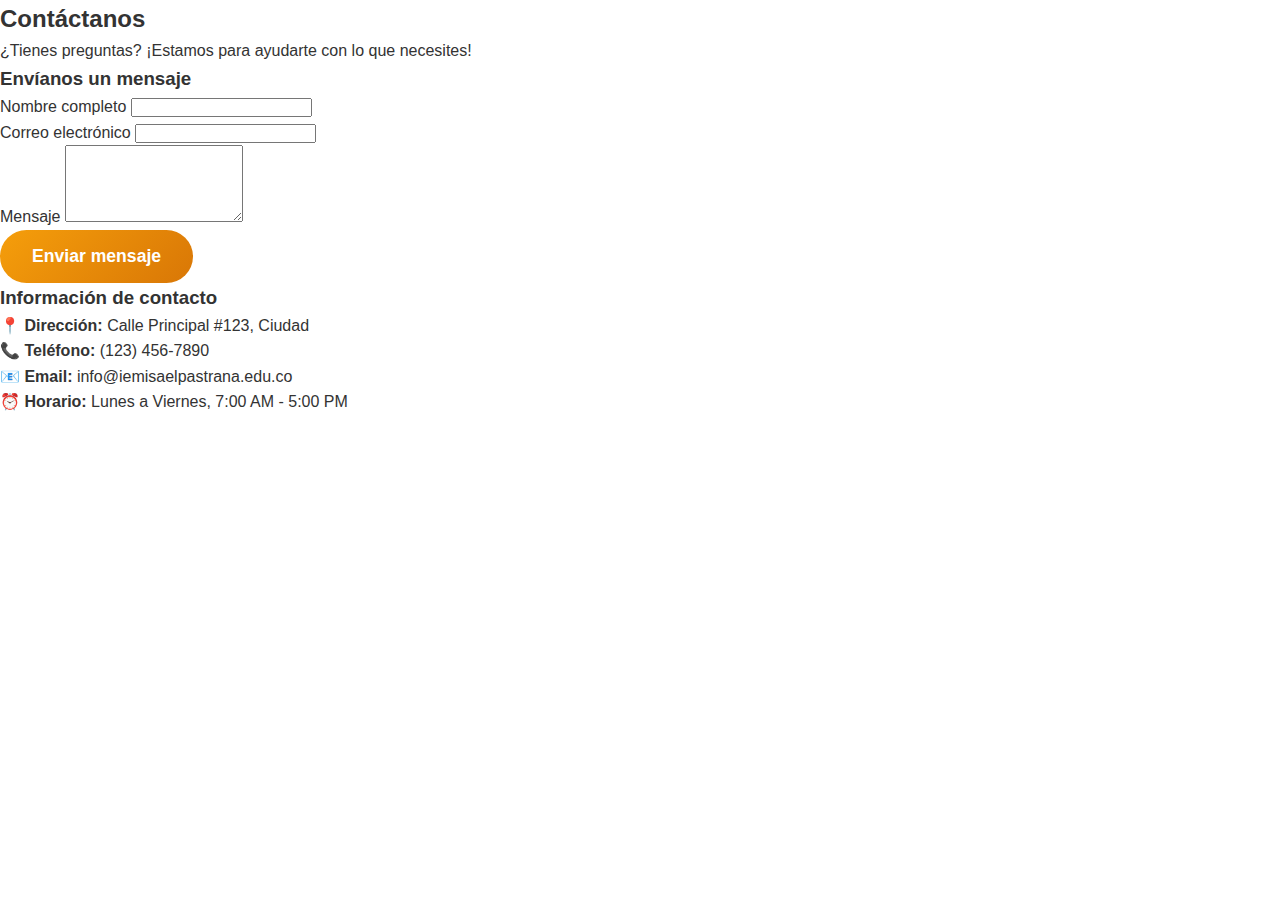
<file: contactos.html>
<!DOCTYPE html>
<html lang="en">
<head>
    <meta charset="UTF-8">
    <meta name="viewport" content="width=device-width, initial-scale=1.0">
    <title>Document</title>
    <link rel="stylesheet" href="./assets/css/index.css">
</head>
<body>
<section id="contacto" class="contact-section">
  <div class="contact-container">
    <h2 class="section-title">Contáctanos</h2>
    <p class="section-subtitle">¿Tienes preguntas? ¡Estamos para ayudarte con lo que necesites!</p>

    <div class="contact-cards">
      <form class="contact-form" action="#" method="post">
        <h3>Envíanos un mensaje</h3>
        <div class="form-group">
          <label for="nombre">Nombre completo</label>
          <input type="text" id="nombre" name="nombre" required />
        </div>
        <div class="form-group">
          <label for="email">Correo electrónico</label>
          <input type="email" id="email" name="email" required />
        </div>
        <div class="form-group">
          <label for="mensaje">Mensaje</label>
          <textarea id="mensaje" name="mensaje" rows="5" required></textarea>
        </div>
        <button type="submit" class="cta-button">Enviar mensaje</button>
      </form>

      <div class="contact-info">
        <h3>Información de contacto</h3>
        <ul>
          <li><strong>📍 Dirección:</strong> Calle Principal #123, Ciudad</li>
          <li><strong>📞 Teléfono:</strong> (123) 456-7890</li>
          <li><strong>📧 Email:</strong> info@iemisaelpastrana.edu.co</li>
          <li><strong>⏰ Horario:</strong> Lunes a Viernes, 7:00 AM - 5:00 PM</li>
        </ul>
      </div>
    </div>
  </div>
</section>

</body>
</html>
</file>
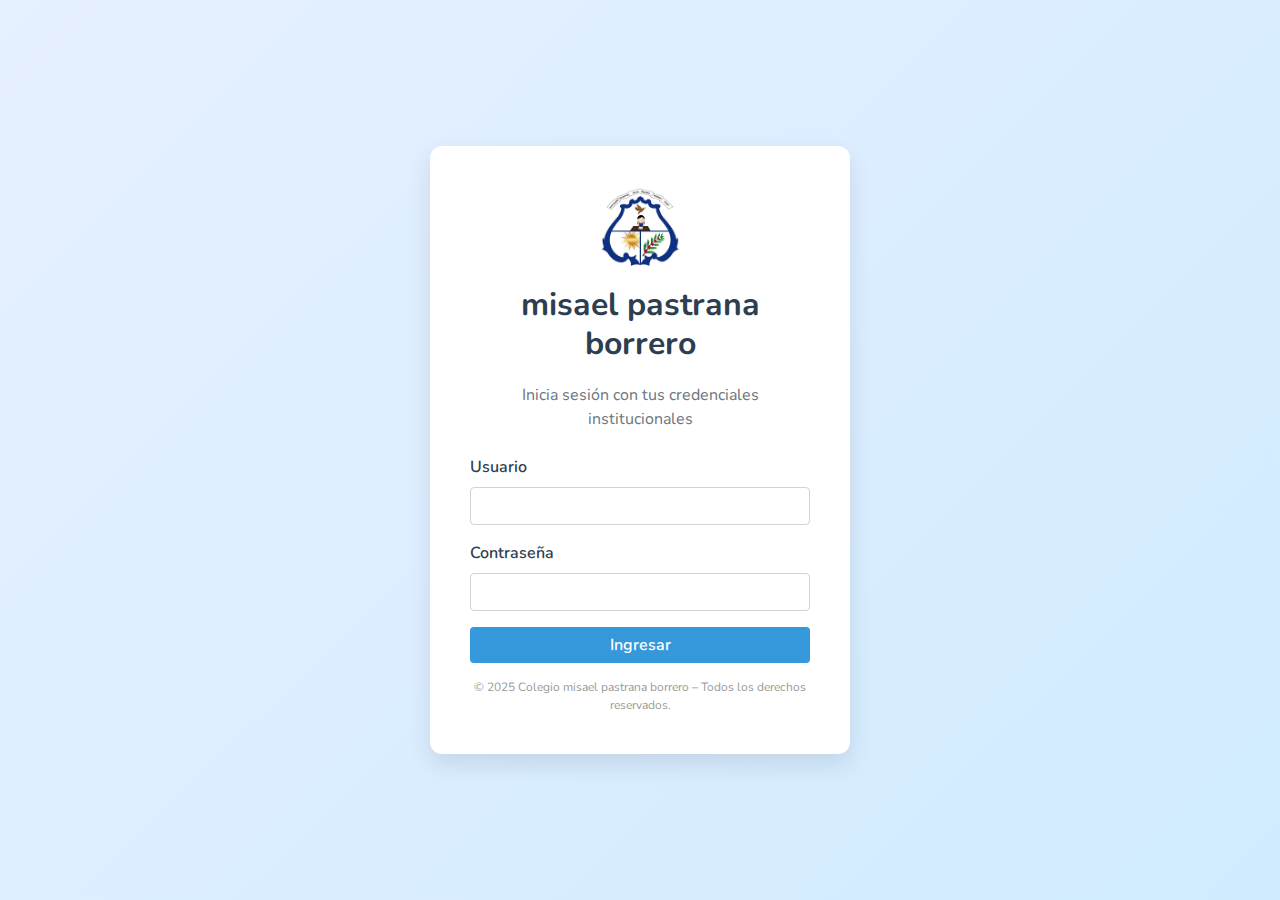
<file: login.html>
<?php session_start(); ?>
<!DOCTYPE html>
<html lang="es">
<head>
    <meta charset="UTF-8">
    <title>Ingreso | Portal Educativo</title>
    <meta name="viewport" content="width=device-width, initial-scale=1.0">
    <link href="https://stackpath.bootstrapcdn.com/bootstrap/4.5.2/css/bootstrap.min.css" rel="stylesheet">
    <link href="https://fonts.googleapis.com/css2?family=Nunito:wght@400;700&display=swap" rel="stylesheet">
    <style>
        body {
            font-family: 'Nunito', sans-serif;
            background: linear-gradient(135deg, #e6f0ff, #d0ebff);
            height: 100vh;
            display: flex;
            align-items: center;
            justify-content: center;
        }

        .login-card {
            background: #ffffff;
            border-radius: 12px;
            box-shadow: 0 10px 25px rgba(0, 0, 0, 0.1);
            padding: 40px;
            max-width: 420px;
            width: 100%;
            text-align: center;
        }

        .login-card h2 {
            font-weight: 700;
            color: #2c3e50;
            margin-bottom: 20px;
        }

        .school-logo {
            width: 80px;
            margin-bottom: 20px;
        }

        .form-group label {
            font-weight: 600;
            color: #2c3e50;
        }

        .btn-login {
            background-color: #3498db;
            border: none;
            font-weight: 600;
        }

        .btn-login:hover {
            background-color: #2980b9;
        }

        .alert {
            font-size: 14px;
        }

        .footer {
            text-align: center;
            font-size: 12px;
            color: #999;
            margin-top: 15px;
        }
    </style>
</head>
<body>
    <div class="login-card">
        <img src="./assets/img/institucion.jpeg" class="school-logo" alt="Escuela">
        <h2>misael pastrana  borrero</h2>
        <p class="text-muted mb-4">Inicia sesión con tus credenciales institucionales</p>

        

        <form action="verificar_login.php" method="POST">
            <div class="form-group text-left">
                <label for="usuario">Usuario</label>
                <input type="text" name="usuario" id="usuario" class="form-control" required>
            </div>
            <div class="form-group text-left">
                <label for="clave">Contraseña</label>
                <input type="password" name="clave" id="clave" class="form-control" required>
            </div>
            <button type="submit" class="btn btn-login btn-block text-white mt-3">Ingresar</button>
        </form>

        <div class="footer">
        © 2025 Colegio misael pastrana borrero – Todos los derechos reservados.
        </div>
    </div>
</body>
</html>
</file>
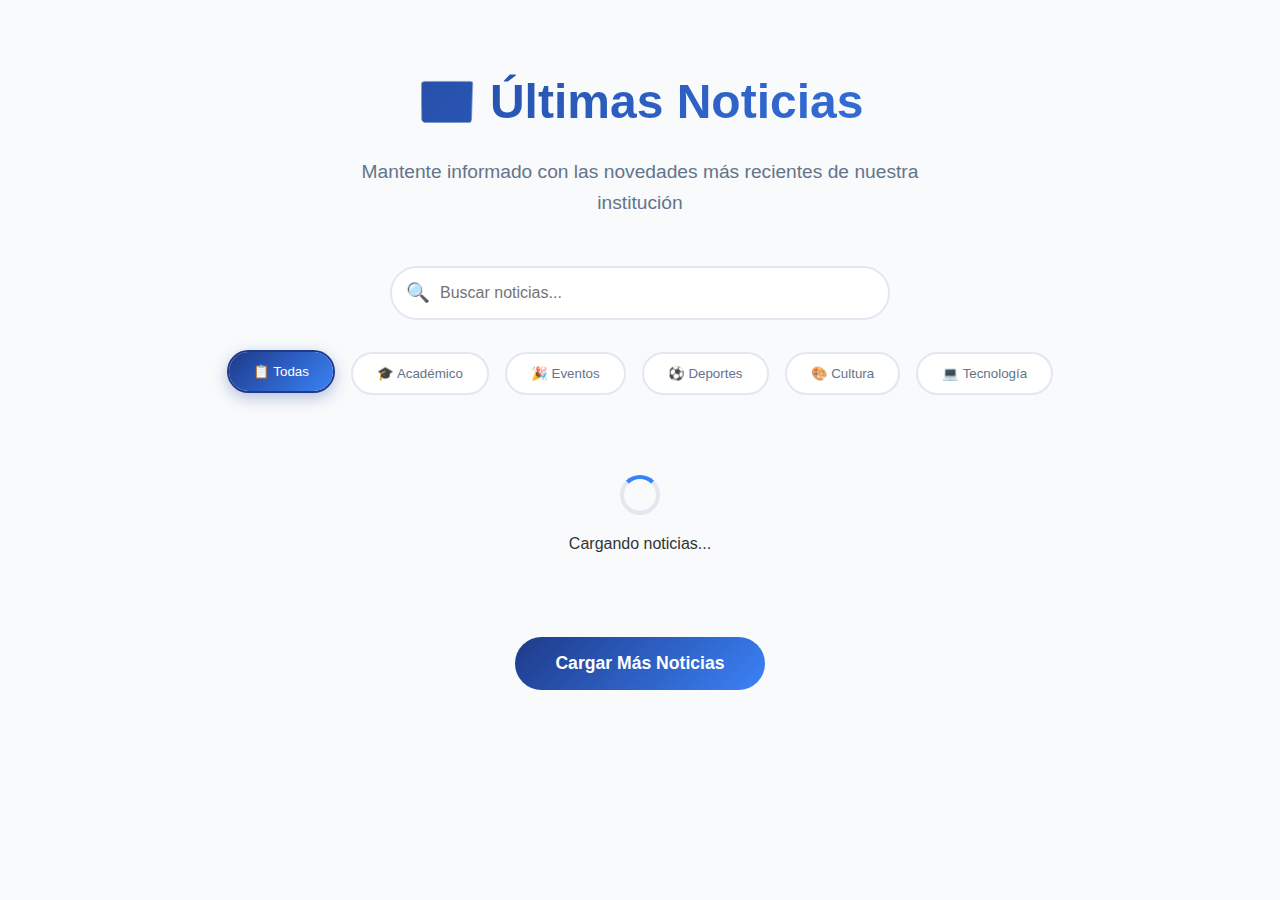
<file: noticias.html>
<!DOCTYPE html>
<html lang="es">
<head>
    <meta charset="UTF-8">
    <meta name="viewport" content="width=device-width, initial-scale=1.0">
    <title>Sección de Noticias</title>
    <style>
        * {
            margin: 0;
            padding: 0;
            box-sizing: border-box;
        }

        body {
            font-family: 'Arial', sans-serif;
            line-height: 1.6;
            color: #333;
            background-color: #f8fafc;
        }

        /* News Section Styles */
        .news-section {
            padding: 4rem 2rem;
            max-width: 1200px;
            margin: 0 auto;
        }

        .section-header {
            text-align: center;
            margin-bottom: 3rem;
        }

        .section-title {
            font-size: 3rem;
            color: #1e3a8a;
            margin-bottom: 1rem;
            font-weight: bold;
            background: linear-gradient(135deg, #1e3a8a 0%, #3b82f6 100%);
            -webkit-background-clip: text;
            -webkit-text-fill-color: transparent;
            background-clip: text;
        }

        .section-subtitle {
            font-size: 1.2rem;
            color: #64748b;
            max-width: 600px;
            margin: 0 auto;
        }

        /* Search Bar */
        .search-container {
            display: flex;
            justify-content: center;
            margin-bottom: 2rem;
        }

        .search-box {
            position: relative;
            max-width: 500px;
            width: 100%;
        }

        .search-input {
            width: 100%;
            padding: 1rem 1rem 1rem 3rem;
            border: 2px solid #e2e8f0;
            border-radius: 50px;
            font-size: 1rem;
            outline: none;
            transition: all 0.3s ease;
        }

        .search-input:focus {
            border-color: #3b82f6;
            box-shadow: 0 0 0 3px rgba(59, 130, 246, 0.1);
        }

        .search-icon {
            position: absolute;
            left: 1rem;
            top: 50%;
            transform: translateY(-50%);
            color: #64748b;
            font-size: 1.2rem;
        }

        /* News Filters */
        .news-filters {
            display: flex;
            justify-content: center;
            gap: 1rem;
            margin-bottom: 3rem;
            flex-wrap: wrap;
        }

        .filter-btn {
            padding: 0.75rem 1.5rem;
            border: 2px solid #e2e8f0;
            background: white;
            color: #64748b;
            border-radius: 25px;
            cursor: pointer;
            font-weight: 500;
            transition: all 0.3s ease;
            position: relative;
            overflow: hidden;
        }

        .filter-btn::before {
            content: '';
            position: absolute;
            top: 0;
            left: -100%;
            width: 100%;
            height: 100%;
            background: linear-gradient(135deg, #1e3a8a 0%, #3b82f6 100%);
            transition: left 0.3s ease;
            z-index: -1;
        }

        .filter-btn:hover::before,
        .filter-btn.active::before {
            left: 0;
        }

        .filter-btn:hover,
        .filter-btn.active {
            color: white;
            border-color: #1e3a8a;
            transform: translateY(-2px);
            box-shadow: 0 5px 15px rgba(30, 58, 138, 0.3);
        }

        /* News Grid */
        .news-grid {
            display: grid;
            grid-template-columns: repeat(auto-fit, minmax(350px, 1fr));
            gap: 2rem;
            margin-bottom: 3rem;
        }

        .news-card {
            background: white;
            border-radius: 20px;
            overflow: hidden;
            box-shadow: 0 5px 20px rgba(0, 0, 0, 0.08);
            transition: all 0.4s ease;
            cursor: pointer;
            position: relative;
            transform: translateY(0);
        }

        .news-card:hover {
            transform: translateY(-10px);
            box-shadow: 0 20px 40px rgba(0, 0, 0, 0.15);
        }

        .news-card::before {
            content: '';
            position: absolute;
            top: 0;
            left: 0;
            right: 0;
            height: 4px;
            background: linear-gradient(135deg, #f59e0b 0%, #d97706 100%);
        }

        .news-image-container {
            position: relative;
            overflow: hidden;
            height: 220px;
        }

        .news-image {
            width: 100%;
            height: 100%;
            object-fit: cover;
            transition: transform 0.4s ease;
        }

        .news-card:hover .news-image {
            transform: scale(1.05);
        }

        .news-overlay {
            position: absolute;
            top: 0;
            left: 0;
            right: 0;
            bottom: 0;
            background: linear-gradient(to bottom, transparent 0%, rgba(0,0,0,0.3) 100%);
            opacity: 0;
            transition: opacity 0.3s ease;
        }

        .news-card:hover .news-overlay {
            opacity: 1;
        }

        .news-content {
            padding: 2rem;
        }

        .news-category {
            display: inline-block;
            background: linear-gradient(135deg, #f59e0b 0%, #d97706 100%);
            color: white;
            padding: 0.4rem 1rem;
            border-radius: 20px;
            font-size: 0.8rem;
            font-weight: bold;
            margin-bottom: 1rem;
            text-transform: uppercase;
            letter-spacing: 0.5px;
        }

        .news-title {
            font-size: 1.4rem;
            color: #1e3a8a;
            margin-bottom: 1rem;
            font-weight: bold;
            line-height: 1.4;
            transition: color 0.3s ease;
        }

        .news-card:hover .news-title {
            color: #3b82f6;
        }

        .news-excerpt {
            color: #64748b;
            margin-bottom: 1.5rem;
            line-height: 1.6;
            display: -webkit-box;
            -webkit-line-clamp: 3;
            -webkit-box-orient: vertical;
            overflow: hidden;
        }

        .news-meta {
            display: flex;
            justify-content: space-between;
            align-items: center;
            font-size: 0.9rem;
            color: #9ca3af;
            padding-top: 1rem;
            border-top: 1px solid #f1f5f9;
        }

        .news-date, .news-author {
            display: flex;
            align-items: center;
            gap: 0.5rem;
        }

        .news-reading-time {
            background: #f1f5f9;
            color: #64748b;
            padding: 0.25rem 0.75rem;
            border-radius: 15px;
            font-size: 0.8rem;
            font-weight: 500;
        }

        /* Load More Button */
        .load-more-container {
            text-align: center;
            margin-top: 3rem;
        }

        .load-more-btn {
            background: linear-gradient(135deg, #1e3a8a 0%, #3b82f6 100%);
            color: white;
            padding: 1rem 2.5rem;
            border: none;
            border-radius: 50px;
            font-size: 1.1rem;
            font-weight: bold;
            cursor: pointer;
            transition: all 0.3s ease;
            position: relative;
            overflow: hidden;
        }

        .load-more-btn::before {
            content: '';
            position: absolute;
            top: 0;
            left: -100%;
            width: 100%;
            height: 100%;
            background: linear-gradient(135deg, #3b82f6 0%, #1e3a8a 100%);
            transition: left 0.3s ease;
            z-index: -1;
        }

        .load-more-btn:hover::before {
            left: 0;
        }

        .load-more-btn:hover {
            transform: translateY(-3px);
            box-shadow: 0 10px 25px rgba(30, 58, 138, 0.3);
        }

        .load-more-btn:disabled {
            opacity: 0.6;
            cursor: not-allowed;
            transform: none;
        }

        /* Loading Animation */
        .loading {
            display: none;
            text-align: center;
            padding: 2rem;
        }

        .loading.show {
            display: block;
        }

        .spinner {
            width: 40px;
            height: 40px;
            border: 4px solid #e2e8f0;
            border-top: 4px solid #3b82f6;
            border-radius: 50%;
            animation: spin 1s linear infinite;
            margin: 0 auto 1rem;
        }

        @keyframes spin {
            0% { transform: rotate(0deg); }
            100% { transform: rotate(360deg); }
        }

        /* No Results */
        .no-results {
            text-align: center;
            padding: 3rem;
            color: #64748b;
            display: none;
        }

        .no-results.show {
            display: block;
        }

        .no-results-icon {
            font-size: 4rem;
            margin-bottom: 1rem;
            opacity: 0.5;
        }

        /* Responsive Design */
        @media (max-width: 768px) {
            .news-section {
                padding: 2rem 1rem;
            }

            .section-title {
                font-size: 2.5rem;
            }
            
            .news-grid {
                grid-template-columns: 1fr;
                gap: 1.5rem;
            }
            
            .news-filters {
                padding: 0 1rem;
                gap: 0.5rem;
            }
            
            .filter-btn {
                padding: 0.5rem 1rem;
                font-size: 0.9rem;
            }

            .search-box {
                margin: 0 1rem;
            }
        }

        /* Animation for news cards */
        @keyframes fadeInUp {
            from {
                opacity: 0;
                transform: translateY(30px);
            }
            to {
                opacity: 1;
                transform: translateY(0);
            }
        }

        .news-card {
            animation: fadeInUp 0.6s ease forwards;
        }

        .news-card:nth-child(1) { animation-delay: 0.1s; }
        .news-card:nth-child(2) { animation-delay: 0.2s; }
        .news-card:nth-child(3) { animation-delay: 0.3s; }
        .news-card:nth-child(4) { animation-delay: 0.4s; }
        .news-card:nth-child(5) { animation-delay: 0.5s; }
        .news-card:nth-child(6) { animation-delay: 0.6s; }

        /* Featured News */
        .featured-news {
            grid-column: 1 / -1;
            display: grid;
            grid-template-columns: 1fr 1fr;
            gap: 0;
            margin-bottom: 2rem;
            border-radius: 20px;
            overflow: hidden;
            box-shadow: 0 10px 30px rgba(0, 0, 0, 0.1);
        }

        .featured-news .news-image-container {
            height: 300px;
        }

        .featured-news .news-content {
            display: flex;
            flex-direction: column;
            justify-content: center;
            padding: 3rem;
            background: linear-gradient(135deg, #f8fafc 0%, #e2e8f0 100%);
        }

        .featured-news .news-title {
            font-size: 2rem;
            margin-bottom: 1.5rem;
        }

        @media (max-width: 768px) {
            .featured-news {
                grid-template-columns: 1fr;
            }
            
            .featured-news .news-content {
                padding: 2rem;
            }
            
            .featured-news .news-title {
                font-size: 1.5rem;
            }
        }
    </style>
</head>
<body>
    <section class="news-section" id="noticias">
        <!-- Header -->
        <div class="section-header">
            <h2 class="section-title">📰 Últimas Noticias</h2>
            <p class="section-subtitle">Mantente informado con las novedades más recientes de nuestra institución</p>
        </div>

        <!-- Search Bar -->
        <div class="search-container">
            <div class="search-box">
                <span class="search-icon">🔍</span>
                <input type="text" class="search-input" placeholder="Buscar noticias..." id="searchInput">
            </div>
        </div>
        
        <!-- Filters -->
        <div class="news-filters">
            <button class="filter-btn active" data-category="all">📋 Todas</button>
            <button class="filter-btn" data-category="academico">🎓 Académico</button>
            <button class="filter-btn" data-category="eventos">🎉 Eventos</button>
            <button class="filter-btn" data-category="deportes">⚽ Deportes</button>
            <button class="filter-btn" data-category="cultura">🎨 Cultura</button>
            <button class="filter-btn" data-category="tecnologia">💻 Tecnología</button>
        </div>

        <!-- Loading Animation -->
        <div class="loading" id="loading">
            <div class="spinner"></div>
            <p>Cargando noticias...</p>
        </div>

        <!-- News Grid -->
        <div class="news-grid" id="newsGrid">
            <!-- Las noticias se cargarán dinámicamente -->
        </div>

        <!-- No Results -->
        <div class="no-results" id="noResults">
            <div class="no-results-icon">📭</div>
            <h3>No se encontraron noticias</h3>
            <p>Intenta con otros términos de búsqueda o selecciona una categoría diferente.</p>
        </div>

        <!-- Load More Button -->
        <div class="load-more-container">
            <button class="load-more-btn" id="loadMoreBtn">Cargar Más Noticias</button>
        </div>
    </section>

    <script>
        // Datos de noticias simuladas (expandidos)
        const newsData = [
            {
                id: 1,
                title: "Nueva Biblioteca Digital Inaugurada con Tecnología de Vanguardia",
                excerpt: "El instituto inaugura su nueva biblioteca digital con más de 15,000 recursos académicos, realidad virtual y espacios de estudio colaborativo para estudiantes y profesores.",
                category: "academico",
                image: "/placeholder.svg?height=220&width=350",
                date: "2024-01-15",
                author: "Dr. María González",
                readingTime: "3 min",
                featured: true
            },
            {
                id: 2,
                title: "Torneo Intercolegial de Fútbol 2024: Preparativos en Marcha",
                excerpt: "Nuestro equipo de fútbol se prepara intensivamente para el torneo intercolegial que reunirá a 16 instituciones educativas de la región.",
                category: "deportes",
                image: "/placeholder.svg?height=220&width=350",
                date: "2024-01-12",
                author: "Prof. Carlos Ruiz",
                readingTime: "2 min"
            },
            {
                id: 3,
                title: "Festival de Arte y Cultura: Celebrando la Creatividad Estudiantil",
                excerpt: "Se aproxima nuestro festival anual donde estudiantes mostrarán sus talentos en música, danza, teatro y artes visuales en una semana completa de actividades.",
                category: "cultura",
                image: "/placeholder.svg?height=220&width=350",
                date: "2024-01-10",
                author: "Lic. Ana Martínez",
                readingTime: "4 min"
            },
            {
                id: 4,
                title: "Conferencia Internacional sobre Inteligencia Artificial",
                excerpt: "Expertos mundiales en IA compartirán las últimas tendencias en machine learning, robótica y desarrollo sostenible en nuestra institución.",
                category: "tecnologia",
                image: "/placeholder.svg?height=220&width=350",
                date: "2024-01-08",
                author: "Ing. Roberto Silva",
                readingTime: "5 min"
            },
            {
                id: 5,
                title: "Programa de Intercambio Estudiantil Internacional",
                excerpt: "Abrimos convocatoria para el programa de intercambio con 25 universidades de Europa, Asia y América para el próximo semestre académico.",
                category: "academico",
                image: "/placeholder.svg?height=220&width=350",
                date: "2024-01-05",
                author: "Dra. Laura Pérez",
                readingTime: "3 min"
            },
            {
                id: 6,
                title: "Campeonato de Ajedrez: Estrategia y Concentración",
                excerpt: "Se realizará el campeonato anual de ajedrez con participación de estudiantes de todos los niveles y premios especiales para los ganadores.",
                category: "deportes",
                image: "/placeholder.svg?height=220&width=350",
                date: "2024-01-03",
                author: "Prof. Miguel Torres",
                readingTime: "2 min"
            },
            {
                id: 7,
                title: "Laboratorio de Innovación Tecnológica Renovado",
                excerpt: "Nuevos equipos de última generación, impresoras 3D y estaciones de desarrollo para proyectos estudiantiles de tecnología e ingeniería.",
                category: "tecnologia",
                image: "/placeholder.svg?height=220&width=350",
                date: "2024-01-01",
                author: "Ing. Patricia Vega",
                readingTime: "4 min"
            },
            {
                id: 8,
                title: "Semana Cultural: Tradiciones y Modernidad",
                excerpt: "Una semana dedicada a celebrar nuestras raíces culturales con exposiciones, conferencias y presentaciones artísticas de estudiantes y invitados especiales.",
                category: "cultura",
                image: "/placeholder.svg?height=220&width=350",
                date: "2023-12-28",
                author: "Prof. Carmen López",
                readingTime: "3 min"
            },
            {
                id: 9,
                title: "Simposio de Investigación Estudiantil 2024",
                excerpt: "Estudiantes presentarán sus proyectos de investigación en ciencias, humanidades y tecnología ante un panel de expertos académicos.",
                category: "eventos",
                image: "/placeholder.svg?height=220&width=350",
                date: "2023-12-25",
                author: "Dr. Fernando Ruiz",
                readingTime: "4 min"
            },
            {
                id: 10,
                title: "Torneo de Voleibol Femenino Interinstitucional",
                excerpt: "Nuestro equipo femenino de voleibol participará en el torneo regional con grandes expectativas de obtener el primer lugar.",
                category: "deportes",
                image: "/placeholder.svg?height=220&width=350",
                date: "2023-12-22",
                author: "Prof. Sandra Morales",
                readingTime: "2 min"
            },
            {
                id: 11,
                title: "Hackathon de Desarrollo Sostenible",
                excerpt: "Estudiantes de programación y diseño trabajarán 48 horas continuas para crear soluciones tecnológicas a problemas ambientales locales.",
                category: "tecnologia",
                image: "/placeholder.svg?height=220&width=350",
                date: "2023-12-20",
                author: "Ing. David Chen",
                readingTime: "5 min"
            },
            {
                id: 12,
                title: "Graduación Extraordinaria: Promoción 2023",
                excerpt: "Ceremonia especial de graduación para reconocer el esfuerzo y dedicación de nuestros estudiantes destacados del año académico 2023.",
                category: "eventos",
                image: "/placeholder.svg?height=220&width=350",
                date: "2023-12-18",
                author: "Rector Dr. José Mendoza",
                readingTime: "3 min"
            }
        ];

        let currentNewsIndex = 0;
        const newsPerPage = 6;
        let currentFilter = 'all';
        let searchTerm = '';
        let isLoading = false;

        // Función para crear una tarjeta de noticia
        function createNewsCard(news, isFeatured = false) {
            const cardClass = isFeatured ? 'news-card featured-news' : 'news-card';
            
            return `
                <article class="${cardClass}" data-category="${news.category}" onclick="openNewsModal(${news.id})">
                    <div class="news-image-container">
                        <img src="${news.image}" alt="${news.title}" class="news-image">
                        <div class="news-overlay"></div>
                    </div>
                    <div class="news-content">
                        <span class="news-category">${getCategoryName(news.category)}</span>
                        <h3 class="news-title">${news.title}</h3>
                        <p class="news-excerpt">${news.excerpt}</p>
                        <div class="news-meta">
                            <div class="news-date">
                                <span>📅</span>
                                <span>${formatDate(news.date)}</span>
                            </div>
                            <div class="news-reading-time">${news.readingTime} lectura</div>
                            <div class="news-author">
                                <span>👤</span>
                                <span>${news.author}</span>
                            </div>
                        </div>
                    </div>
                </article>
            `;
        }

        // Función para obtener el nombre de la categoría con emoji
        function getCategoryName(category) {
            const categories = {
                'academico': '🎓 Académico',
                'eventos': '🎉 Eventos',
                'deportes': '⚽ Deportes',
                'cultura': '🎨 Cultura',
                'tecnologia': '💻 Tecnología'
            };
            return categories[category] || category;
        }

        // Función para formatear fecha
        function formatDate(dateString) {
            const options = { year: 'numeric', month: 'long', day: 'numeric' };
            return new Date(dateString).toLocaleDateString('es-ES', options);
        }

        // Función para filtrar noticias
        function getFilteredNews() {
            let filtered = newsData;
            
            // Filtrar por categoría
            if (currentFilter !== 'all') {
                filtered = filtered.filter(news => news.category === currentFilter);
            }
            
            // Filtrar por término de búsqueda
            if (searchTerm) {
                filtered = filtered.filter(news => 
                    news.title.toLowerCase().includes(searchTerm.toLowerCase()) ||
                    news.excerpt.toLowerCase().includes(searchTerm.toLowerCase()) ||
                    news.author.toLowerCase().includes(searchTerm.toLowerCase())
                );
            }
            
            return filtered;
        }

        // Función para mostrar loading
        function showLoading() {
            document.getElementById('loading').classList.add('show');
            isLoading = true;
        }

        // Función para ocultar loading
        function hideLoading() {
            document.getElementById('loading').classList.remove('show');
            isLoading = false;
        }

        // Función para cargar noticias
        function loadNews(reset = false) {
            if (isLoading) return;
            
            showLoading();
            
            // Simular delay de carga
            setTimeout(() => {
                const newsGrid = document.getElementById('newsGrid');
                const loadMoreBtn = document.getElementById('loadMoreBtn');
                const noResults = document.getElementById('noResults');
                
                if (reset) {
                    newsGrid.innerHTML = '';
                    currentNewsIndex = 0;
                    noResults.classList.remove('show');
                }
                
                const filteredNews = getFilteredNews();
                
                if (filteredNews.length === 0) {
                    noResults.classList.add('show');
                    loadMoreBtn.style.display = 'none';
                    hideLoading();
                    return;
                } else {
                    noResults.classList.remove('show');
                }
                
                const newsToShow = filteredNews.slice(currentNewsIndex, currentNewsIndex + newsPerPage);
                
                newsToShow.forEach((news, index) => {
                    // La primera noticia es destacada solo en la carga inicial
                    const isFeatured = reset && index === 0 && currentFilter === 'all' && !searchTerm;
                    newsGrid.innerHTML += createNewsCard(news, isFeatured);
                });
                
                currentNewsIndex += newsPerPage;
                
                // Ocultar botón si no hay más noticias
                if (currentNewsIndex >= filteredNews.length) {
                    loadMoreBtn.style.display = 'none';
                } else {
                    loadMoreBtn.style.display = 'block';
                }
                
                hideLoading();
            }, 800);
        }

        // Función para abrir modal de noticia (placeholder)
        function openNewsModal(newsId) {
            const news = newsData.find(n => n.id === newsId);
            alert(`Abriendo noticia: "${news.title}"\n\nEn una implementación real, aquí se abriría un modal o se navegaría a la página completa de la noticia.`);
        }

        // Event listeners
        document.addEventListener('DOMContentLoaded', function() {
            // Cargar noticias iniciales
            loadNews(true);
            
            // Filtros de noticias
            const filterButtons = document.querySelectorAll('.filter-btn');
            filterButtons.forEach(btn => {
                btn.addEventListener('click', function() {
                    if (isLoading) return;
                    
                    // Remover clase active de todos los botones
                    filterButtons.forEach(b => b.classList.remove('active'));
                    // Agregar clase active al botón clickeado
                    this.classList.add('active');
                    
                    // Actualizar filtro actual
                    currentFilter = this.dataset.category;
                    
                    // Recargar noticias con el nuevo filtro
                    loadNews(true);
                });
            });
            
            // Botón cargar más
            const loadMoreBtn = document.getElementById('loadMoreBtn');
            loadMoreBtn.addEventListener('click', function() {
                if (!isLoading) {
                    loadNews();
                }
            });
            
            // Búsqueda
            const searchInput = document.getElementById('searchInput');
            let searchTimeout;
            
            searchInput.addEventListener('input', function() {
                clearTimeout(searchTimeout);
                searchTimeout = setTimeout(() => {
                    searchTerm = this.value.trim();
                    loadNews(true);
                }, 500);
            });
        });

        // Efecto de scroll suave para la sección
        function scrollToNews() {
            document.getElementById('noticias').scrollIntoView({
                behavior: 'smooth',
                block: 'start'
            });
        }
    </script>
</body>
</html>
</file>
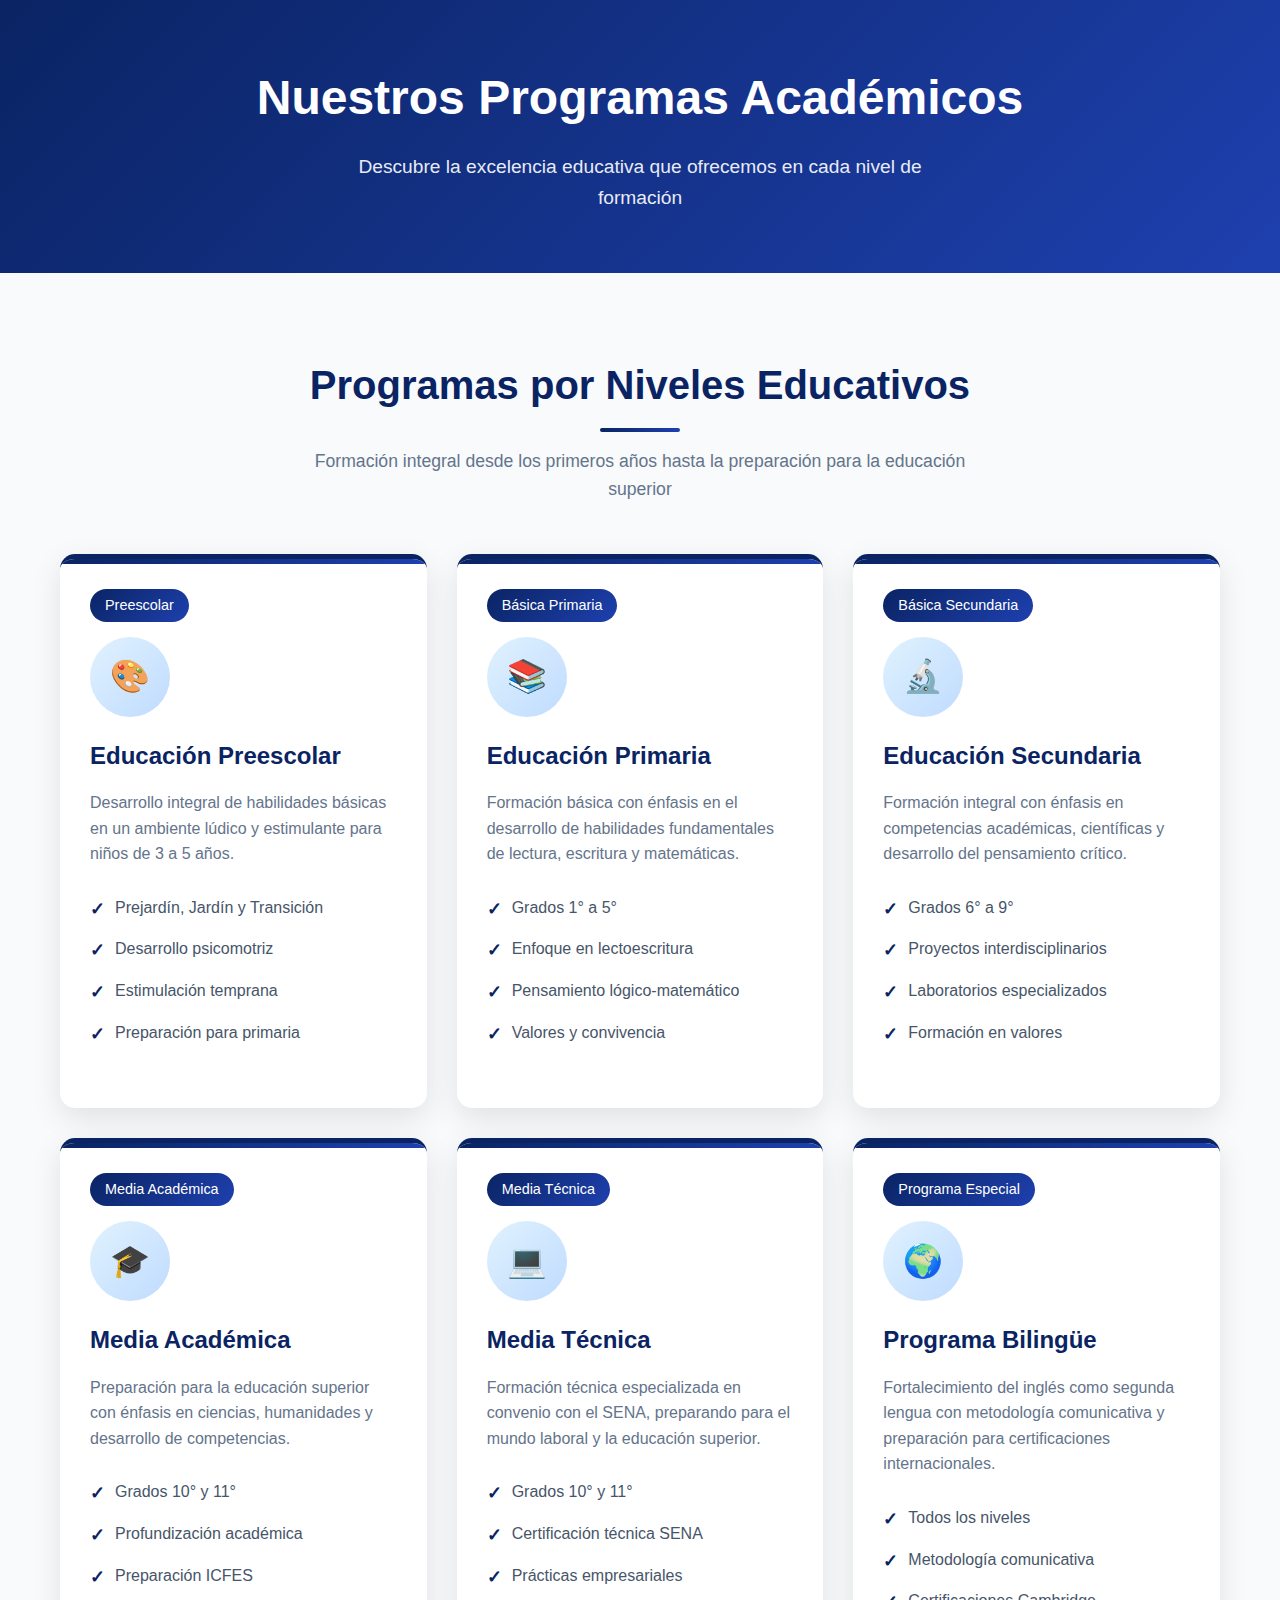
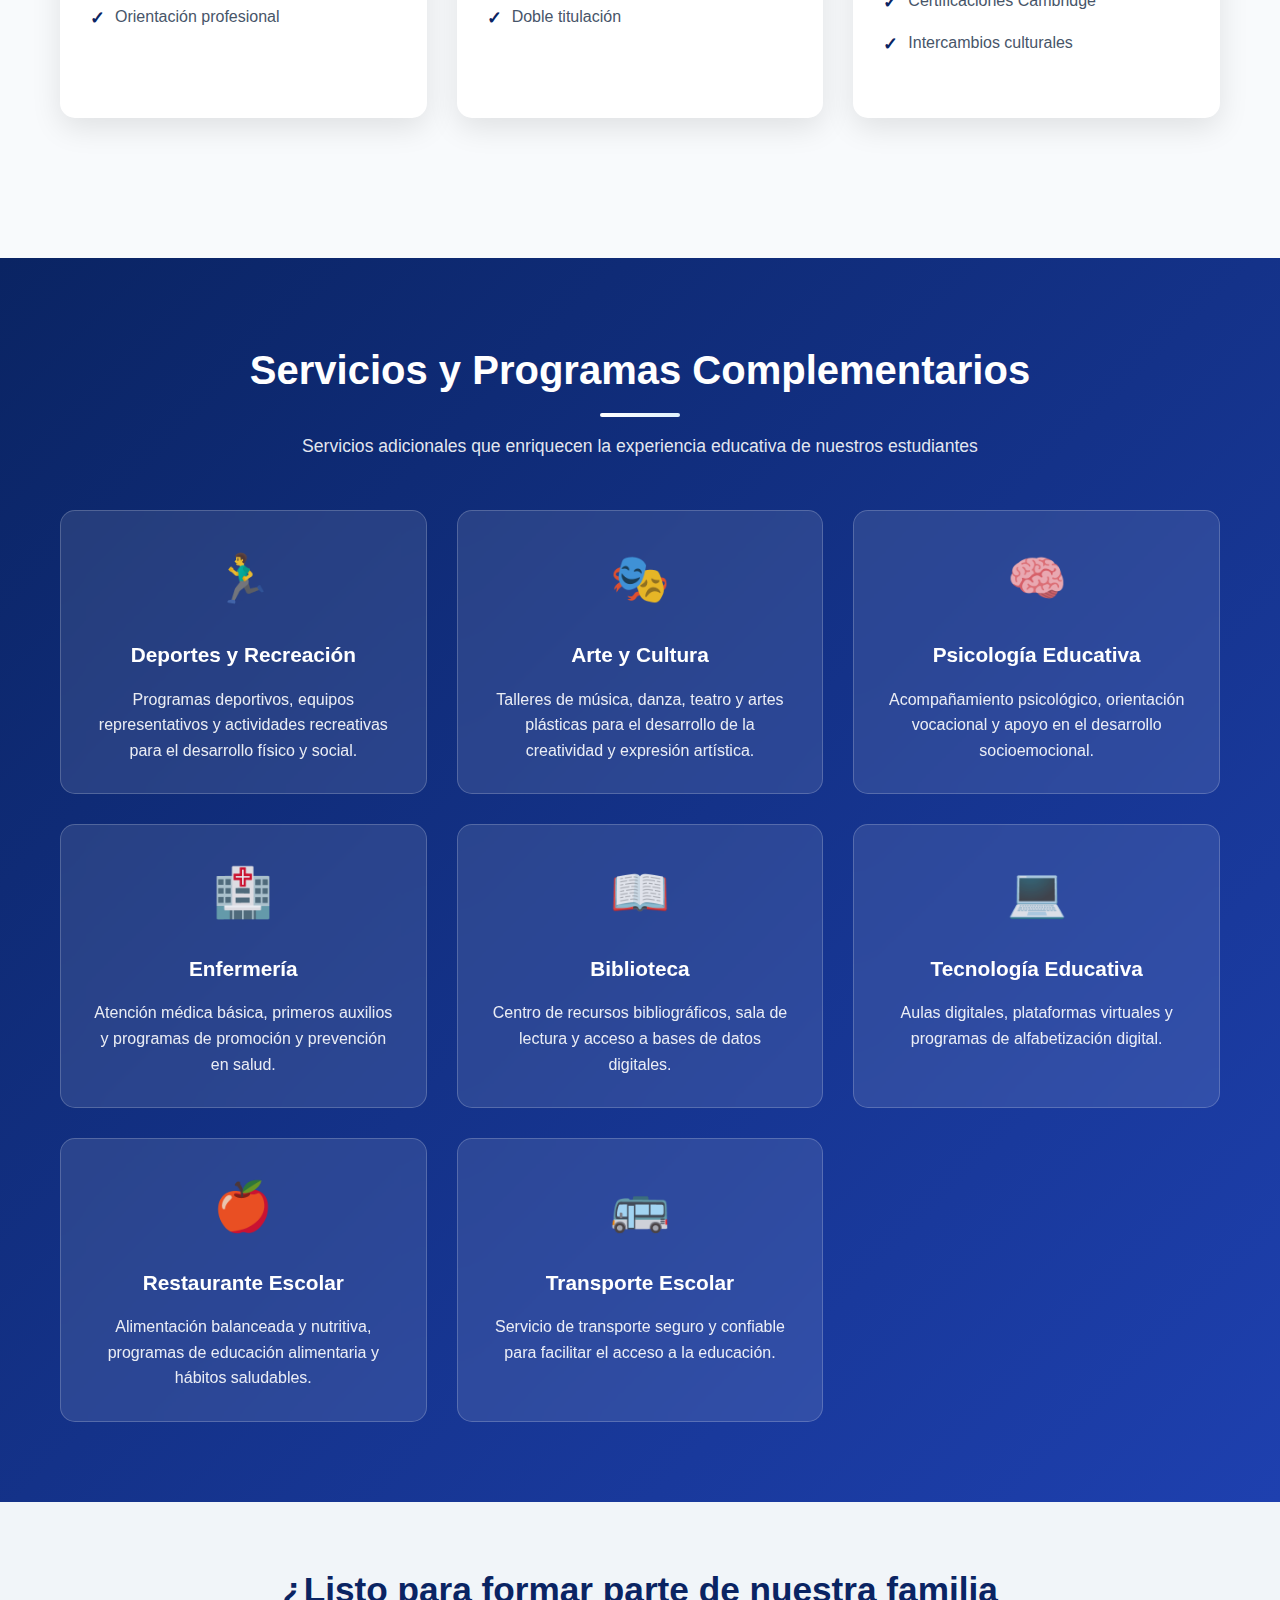
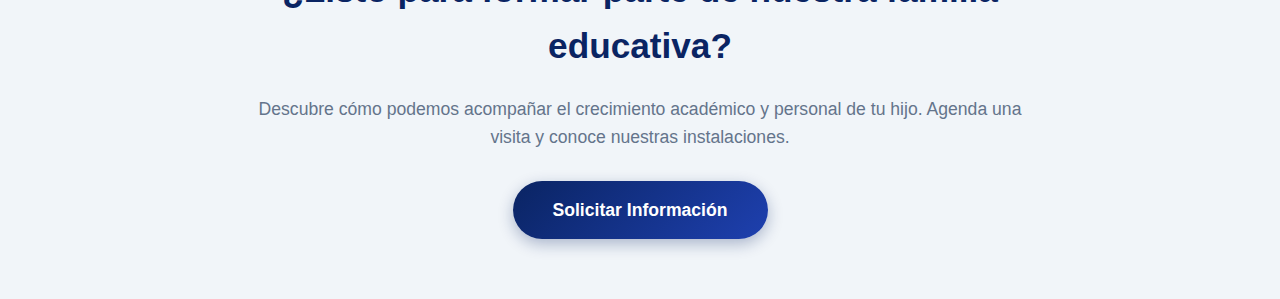
<file: programas.html>
<!DOCTYPE html>
<html lang="es">
<head>
    <meta charset="UTF-8">
    <meta name="viewport" content="width=device-width, initial-scale=1.0">
    <title>Programas - Institución Educativa Misael Pastrana Borrero</title>
    <style>
        * {
            margin: 0;
            padding: 0;
            box-sizing: border-box;
        }

        body {
            font-family: 'Segoe UI', Tahoma, Geneva, Verdana, sans-serif;
            line-height: 1.6;
            color: #333;
            background-color: #f8fafc;
        }

        .container {
            max-width: 1200px;
            margin: 0 auto;
            padding: 0 20px;
        }

        /* Header */
        .header {
            background: linear-gradient(135deg, #0a2463 0%, #1e40af 100%);
            color: white;
            padding: 60px 0;
            text-align: center;
        }

        .header h1 {
            font-size: 3rem;
            margin-bottom: 15px;
            font-weight: 700;
        }

        .header p {
            font-size: 1.2rem;
            opacity: 0.9;
            max-width: 600px;
            margin: 0 auto;
        }

        /* Secciones principales */
        .section {
            padding: 80px 0;
        }

        .section-title {
            text-align: center;
            margin-bottom: 50px;
        }

        .section-title h2 {
            color: #0a2463;
            font-size: 2.5rem;
            margin-bottom: 15px;
            position: relative;
            padding-bottom: 15px;
        }

        .section-title h2::after {
            content: '';
            position: absolute;
            bottom: 0;
            left: 50%;
            transform: translateX(-50%);
            width: 80px;
            height: 4px;
            background: linear-gradient(to right, #0a2463, #1e40af);
            border-radius: 2px;
        }

        .section-title p {
            color: #64748b;
            font-size: 1.1rem;
            max-width: 700px;
            margin: 0 auto;
        }

        /* Grid de programas */
        .programs-grid {
            display: grid;
            grid-template-columns: repeat(auto-fit, minmax(350px, 1fr));
            gap: 30px;
            margin-bottom: 60px;
        }

        .program-card {
            background: white;
            border-radius: 15px;
            padding: 30px;
            box-shadow: 0 10px 30px rgba(0, 0, 0, 0.1);
            transition: all 0.3s ease;
            border-top: 5px solid #0a2463;
            position: relative;
            overflow: hidden;
        }

        .program-card::before {
            content: '';
            position: absolute;
            top: 0;
            left: 0;
            right: 0;
            height: 5px;
            background: linear-gradient(to right, #0a2463, #1e40af);
        }

        .program-card:hover {
            transform: translateY(-10px);
            box-shadow: 0 20px 40px rgba(0, 0, 0, 0.15);
        }

        .program-icon {
            width: 80px;
            height: 80px;
            background: linear-gradient(135deg, #e0f2fe, #bfdbfe);
            border-radius: 50%;
            display: flex;
            align-items: center;
            justify-content: center;
            margin-bottom: 20px;
            font-size: 2rem;
        }

        .program-card h3 {
            color: #0a2463;
            font-size: 1.5rem;
            margin-bottom: 15px;
            font-weight: 600;
        }

        .program-card p {
            color: #64748b;
            margin-bottom: 20px;
            line-height: 1.6;
        }

        .program-features {
            list-style: none;
            margin-bottom: 25px;
        }

        .program-features li {
            padding: 8px 0;
            color: #475569;
            position: relative;
            padding-left: 25px;
        }

        .program-features li::before {
            content: '✓';
            position: absolute;
            left: 0;
            color: #0a2463;
            font-weight: bold;
            font-size: 1.1rem;
        }

        .program-badge {
            display: inline-block;
            background: linear-gradient(135deg, #0a2463, #1e40af);
            color: white;
            padding: 5px 15px;
            border-radius: 20px;
            font-size: 0.9rem;
            font-weight: 500;
            margin-bottom: 15px;
        }

        /* Sección de servicios */
        .services-section {
            background: linear-gradient(135deg, #0a2463 0%, #1e40af 100%);
            color: white;
        }

        .services-section .section-title h2 {
            color: white;
        }

        .services-section .section-title h2::after {
            background: linear-gradient(to right, white, #e0f2fe);
        }

        .services-section .section-title p {
            color: rgba(255, 255, 255, 0.9);
        }

        .services-grid {
            display: grid;
            grid-template-columns: repeat(auto-fit, minmax(280px, 1fr));
            gap: 30px;
        }

        .service-card {
            background: rgba(255, 255, 255, 0.1);
            backdrop-filter: blur(10px);
            border-radius: 15px;
            padding: 30px;
            text-align: center;
            transition: all 0.3s ease;
            border: 1px solid rgba(255, 255, 255, 0.2);
        }

        .service-card:hover {
            background: rgba(255, 255, 255, 0.2);
            transform: translateY(-5px);
        }

        .service-icon {
            font-size: 3rem;
            margin-bottom: 20px;
            opacity: 0.9;
        }

        .service-card h3 {
            font-size: 1.3rem;
            margin-bottom: 15px;
            font-weight: 600;
        }

        .service-card p {
            opacity: 0.9;
            line-height: 1.6;
        }

        /* CTA Section */
        .cta-section {
            background-color: #f1f5f9;
            text-align: center;
            padding: 60px 0;
        }

        .cta-content {
            max-width: 800px;
            margin: 0 auto;
        }

        .cta-content h2 {
            color: #0a2463;
            font-size: 2.2rem;
            margin-bottom: 20px;
        }

        .cta-content p {
            color: #64748b;
            font-size: 1.1rem;
            margin-bottom: 30px;
        }

        .cta-button {
            display: inline-block;
            background: linear-gradient(135deg, #0a2463, #1e40af);
            color: white;
            padding: 15px 40px;
            text-decoration: none;
            border-radius: 30px;
            font-weight: 600;
            font-size: 1.1rem;
            transition: all 0.3s ease;
            box-shadow: 0 5px 15px rgba(10, 36, 99, 0.3);
        }

        .cta-button:hover {
            transform: translateY(-3px);
            box-shadow: 0 10px 25px rgba(10, 36, 99, 0.4);
        }

        /* Responsive */
        @media (max-width: 768px) {
            .header h1 {
                font-size: 2.2rem;
            }

            .section-title h2 {
                font-size: 2rem;
            }

            .programs-grid {
                grid-template-columns: 1fr;
            }

            .services-grid {
                grid-template-columns: repeat(auto-fit, minmax(250px, 1fr));
            }

            .program-card,
            .service-card {
                padding: 20px;
            }
        }
    </style>
</head>
<body>
    <!-- Header -->
    <header class="header">
        <div class="container">
            <h1>Nuestros Programas Académicos</h1>
            <p>Descubre la excelencia educativa que ofrecemos en cada nivel de formación</p>
        </div>
    </header>

    <!-- Programas Académicos por Niveles -->
    <section class="section">
        <div class="container">
            <div class="section-title">
                <h2>Programas por Niveles Educativos</h2>
                <p>Formación integral desde los primeros años hasta la preparación para la educación superior</p>
            </div>

            <div class="programs-grid">
                <!-- Preescolar -->
                <div class="program-card">
                    <div class="program-badge">Preescolar</div>
                    <div class="program-icon">🎨</div>
                    <h3>Educación Preescolar</h3>
                    <p>Desarrollo integral de habilidades básicas en un ambiente lúdico y estimulante para niños de 3 a 5 años.</p>
                    <ul class="program-features">
                        <li>Prejardín, Jardín y Transición</li>
                        <li>Desarrollo psicomotriz</li>
                        <li>Estimulación temprana</li>
                        <li>Preparación para primaria</li>
                    </ul>
                </div>

                <!-- Primaria -->
                <div class="program-card">
                    <div class="program-badge">Básica Primaria</div>
                    <div class="program-icon">📚</div>
                    <h3>Educación Primaria</h3>
                    <p>Formación básica con énfasis en el desarrollo de habilidades fundamentales de lectura, escritura y matemáticas.</p>
                    <ul class="program-features">
                        <li>Grados 1° a 5°</li>
                        <li>Enfoque en lectoescritura</li>
                        <li>Pensamiento lógico-matemático</li>
                        <li>Valores y convivencia</li>
                    </ul>
                </div>

                <!-- Secundaria -->
                <div class="program-card">
                    <div class="program-badge">Básica Secundaria</div>
                    <div class="program-icon">🔬</div>
                    <h3>Educación Secundaria</h3>
                    <p>Formación integral con énfasis en competencias académicas, científicas y desarrollo del pensamiento crítico.</p>
                    <ul class="program-features">
                        <li>Grados 6° a 9°</li>
                        <li>Proyectos interdisciplinarios</li>
                        <li>Laboratorios especializados</li>
                        <li>Formación en valores</li>
                    </ul>
                </div>

                <!-- Media Académica -->
                <div class="program-card">
                    <div class="program-badge">Media Académica</div>
                    <div class="program-icon">🎓</div>
                    <h3>Media Académica</h3>
                    <p>Preparación para la educación superior con énfasis en ciencias, humanidades y desarrollo de competencias.</p>
                    <ul class="program-features">
                        <li>Grados 10° y 11°</li>
                        <li>Profundización académica</li>
                        <li>Preparación ICFES</li>
                        <li>Orientación profesional</li>
                    </ul>
                </div>

                <!-- Media Técnica -->
                <div class="program-card">
                    <div class="program-badge">Media Técnica</div>
                    <div class="program-icon">💻</div>
                    <h3>Media Técnica</h3>
                    <p>Formación técnica especializada en convenio con el SENA, preparando para el mundo laboral y la educación superior.</p>
                    <ul class="program-features">
                        <li>Grados 10° y 11°</li>
                        <li>Certificación técnica SENA</li>
                        <li>Prácticas empresariales</li>
                        <li>Doble titulación</li>
                    </ul>
                </div>

                <!-- Programa Bilingüe -->
                <div class="program-card">
                    <div class="program-badge">Programa Especial</div>
                    <div class="program-icon">🌍</div>
                    <h3>Programa Bilingüe</h3>
                    <p>Fortalecimiento del inglés como segunda lengua con metodología comunicativa y preparación para certificaciones internacionales.</p>
                    <ul class="program-features">
                        <li>Todos los niveles</li>
                        <li>Metodología comunicativa</li>
                        <li>Certificaciones Cambridge</li>
                        <li>Intercambios culturales</li>
                    </ul>
                </div>
            </div>
        </div>
    </section>

    <!-- Servicios y Programas Complementarios -->
    <section class="section services-section">
        <div class="container">
            <div class="section-title">
                <h2>Servicios y Programas Complementarios</h2>
                <p>Servicios adicionales que enriquecen la experiencia educativa de nuestros estudiantes</p>
            </div>

            <div class="services-grid">
                <div class="service-card">
                    <div class="service-icon">🏃‍♂️</div>
                    <h3>Deportes y Recreación</h3>
                    <p>Programas deportivos, equipos representativos y actividades recreativas para el desarrollo físico y social.</p>
                </div>

                <div class="service-card">
                    <div class="service-icon">🎭</div>
                    <h3>Arte y Cultura</h3>
                    <p>Talleres de música, danza, teatro y artes plásticas para el desarrollo de la creatividad y expresión artística.</p>
                </div>

                <div class="service-card">
                    <div class="service-icon">🧠</div>
                    <h3>Psicología Educativa</h3>
                    <p>Acompañamiento psicológico, orientación vocacional y apoyo en el desarrollo socioemocional.</p>
                </div>

                <div class="service-card">
                    <div class="service-icon">🏥</div>
                    <h3>Enfermería</h3>
                    <p>Atención médica básica, primeros auxilios y programas de promoción y prevención en salud.</p>
                </div>

                <div class="service-card">
                    <div class="service-icon">📖</div>
                    <h3>Biblioteca</h3>
                    <p>Centro de recursos bibliográficos, sala de lectura y acceso a bases de datos digitales.</p>
                </div>

                <div class="service-card">
                    <div class="service-icon">💻</div>
                    <h3>Tecnología Educativa</h3>
                    <p>Aulas digitales, plataformas virtuales y programas de alfabetización digital.</p>
                </div>

                <div class="service-card">
                    <div class="service-icon">🍎</div>
                    <h3>Restaurante Escolar</h3>
                    <p>Alimentación balanceada y nutritiva, programas de educación alimentaria y hábitos saludables.</p>
                </div>

                <div class="service-card">
                    <div class="service-icon">🚌</div>
                    <h3>Transporte Escolar</h3>
                    <p>Servicio de transporte seguro y confiable para facilitar el acceso a la educación.</p>
                </div>
            </div>
        </div>
    </section>

    <!-- CTA Section -->
    <section class="cta-section">
        <div class="container">
            <div class="cta-content">
                <h2>¿Listo para formar parte de nuestra familia educativa?</h2>
                <p>Descubre cómo podemos acompañar el crecimiento académico y personal de tu hijo. Agenda una visita y conoce nuestras instalaciones.</p>
                <a href="#contacto" class="cta-button">Solicitar Información</a>
            </div>
        </div>
    </section>
</body>
</html>
</file>
<file: assets/css/index.css>
* {
            margin: 0;
            padding: 0;
            box-sizing: border-box;
        }

        body {
            font-family: 'Arial', sans-serif;
            line-height: 1.6;
            color: #333;
            min-height: 100vh;
            display: flex;
            flex-direction: column;
        }

        /* Navbar Styles */
        .navbar {
            background: linear-gradient(135deg, #1e3a8a 0%, #3b82f6 100%);
            padding: 1rem 0;
            box-shadow: 0 2px 10px rgba(0, 0, 0, 0.1);
            position: sticky;
            top: 0;
            z-index: 1000;
        }

        .nav-container {
            max-width: 1200px;
            margin: 0 auto;
            padding: 0 2rem;
            display: flex;
            justify-content: space-between;
            align-items: center;
        }

        .logo-section {
            display: flex;
            align-items: center;
            gap: 1rem;
        }

        .logo {
            width: 60px;
            height: 60px;
            border-radius: 50%;
            object-fit: cover;
            border: 3px solid white;
        }

        .institution-name {
            color: white;
            font-size: 1.2rem;
            font-weight: bold;
            text-transform: uppercase;
            letter-spacing: 0.5px;
        }

        .nav-menu {
            display: flex;
            list-style: none;
            gap: 2rem;
        }

        .nav-item a {
            color: white;
            text-decoration: none;
            font-weight: 500;
            padding: 0.5rem 1rem;
            border-radius: 5px;
            transition: all 0.3s ease;
        }

        .nav-item a:hover {
            background-color: rgba(255, 255, 255, 0.2);
            transform: translateY(-2px);
        }

        .hamburger {
            display: none;
            flex-direction: column;
            cursor: pointer;
            gap: 4px;
        }

        .hamburger span {
            width: 25px;
            height: 3px;
            background-color: white;
            transition: 0.3s;
        }

        /* Main Content */
        .main-content {
            flex: 1;
            padding: 4rem 2rem;
            max-width: 1200px;
            margin: 0 auto;
            text-align: center;
        }

        .hero-section {
            background: linear-gradient(135deg, #f8fafc 0%, #e2e8f0 100%);
            padding: 4rem 2rem;
            border-radius: 15px;
            margin-bottom: 3rem;
        }

        .hero-title {
            font-size: 3rem;
            color: #1e3a8a;
            margin-bottom: 1rem;
            font-weight: bold;
        }

        .hero-subtitle {
            font-size: 1.2rem;
            color: #64748b;
            margin-bottom: 2rem;
        }

        .cta-button {
            background: linear-gradient(135deg, #f59e0b 0%, #d97706 100%);
            color: white;
            padding: 1rem 2rem;
            border: none;
            border-radius: 50px;
            font-size: 1.1rem;
            font-weight: bold;
            cursor: pointer;
            transition: all 0.3s ease;
            text-decoration: none;
            display: inline-block;
        }

        .cta-button:hover {
            transform: translateY(-3px);
            box-shadow: 0 10px 25px rgba(245, 158, 11, 0.3);
        }

        /* Footer Styles */
        .footer {
            background: linear-gradient(135deg, #1f2937 0%, #111827 100%);
            color: white;
            padding: 3rem 0 1rem;
            margin-top: auto;
        }

        .footer-container {
            max-width: 1200px;
            margin: 0 auto;
            padding: 0 2rem;
        }

        .footer-content {
            display: grid;
            grid-template-columns: repeat(auto-fit, minmax(250px, 1fr));
            gap: 2rem;
            margin-bottom: 2rem;
        }

        .footer-section h3 {
            color: #f59e0b;
            margin-bottom: 1rem;
            font-size: 1.2rem;
        }

        .footer-section p,
        .footer-section li {
            margin-bottom: 0.5rem;
            color: #d1d5db;
        }

        .footer-section ul {
            list-style: none;
        }

        .footer-section a {
            color: #d1d5db;
            text-decoration: none;
            transition: color 0.3s ease;
        }

        .footer-section a:hover {
            color: #f59e0b;
        }

        .social-links {
            display: flex;
            gap: 1rem;
            margin-top: 1rem;
        }

        .social-link {
            width: 40px;
            height: 40px;
            background-color: #374151;
            border-radius: 50%;
            display: flex;
            align-items: center;
            justify-content: center;
            transition: all 0.3s ease;
        }

        .social-link:hover {
            background-color: #f59e0b;
            transform: translateY(-2px);
        }

        .footer-bottom {
            border-top: 1px solid #374151;
            padding-top: 1rem;
            text-align: center;
            color: #9ca3af;
        }

        /* Responsive Design */
        @media (max-width: 768px) {
            .nav-menu {
                display: none;
                position: absolute;
                top: 100%;
                left: 0;
                width: 100%;
                background-color: #1e3a8a;
                flex-direction: column;
                padding: 1rem;
                box-shadow: 0 2px 10px rgba(0, 0, 0, 0.1);
            }

            .nav-menu.active {
                display: flex;
            }

            .hamburger {
                display: flex;
            }

            .institution-name {
                font-size: 1rem;
            }

            .hero-title {
                font-size: 2rem;
            }

            .logo {
                width: 50px;
                height: 50px;
            }
        }
</file>
